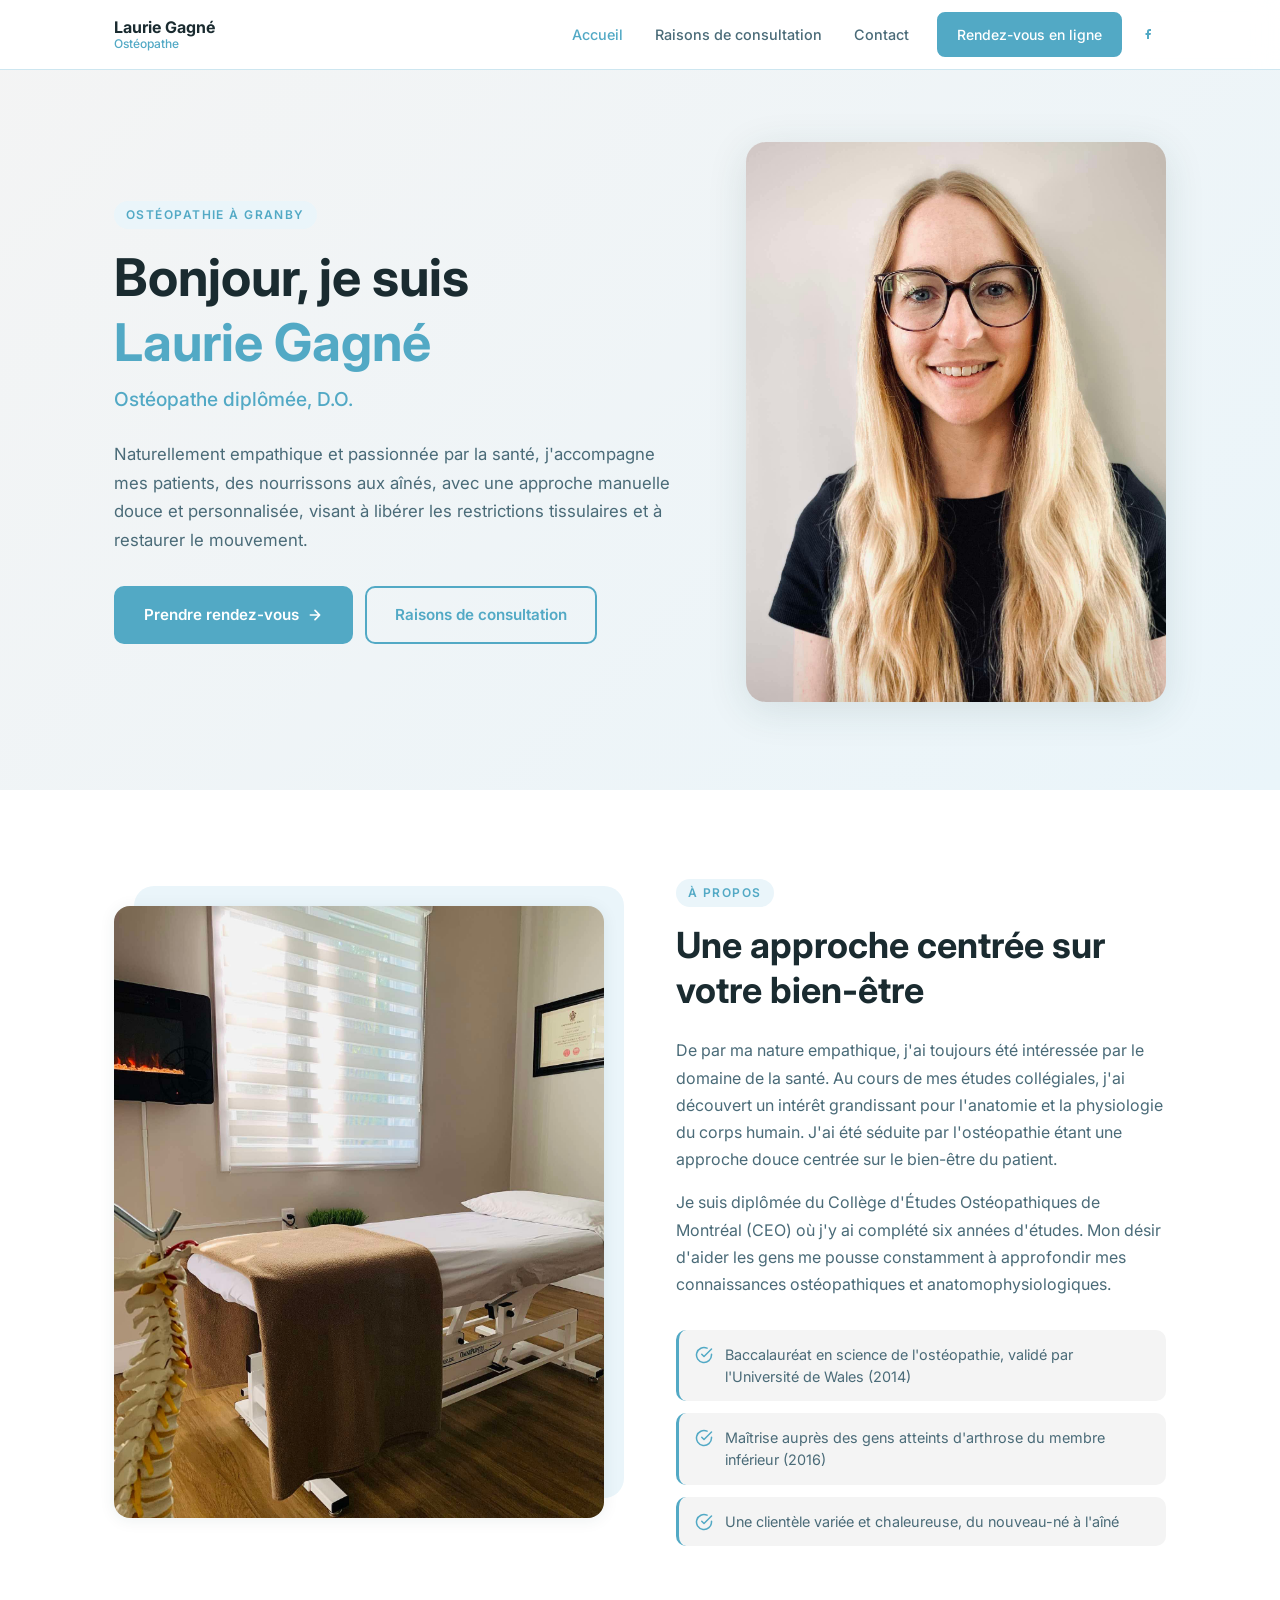
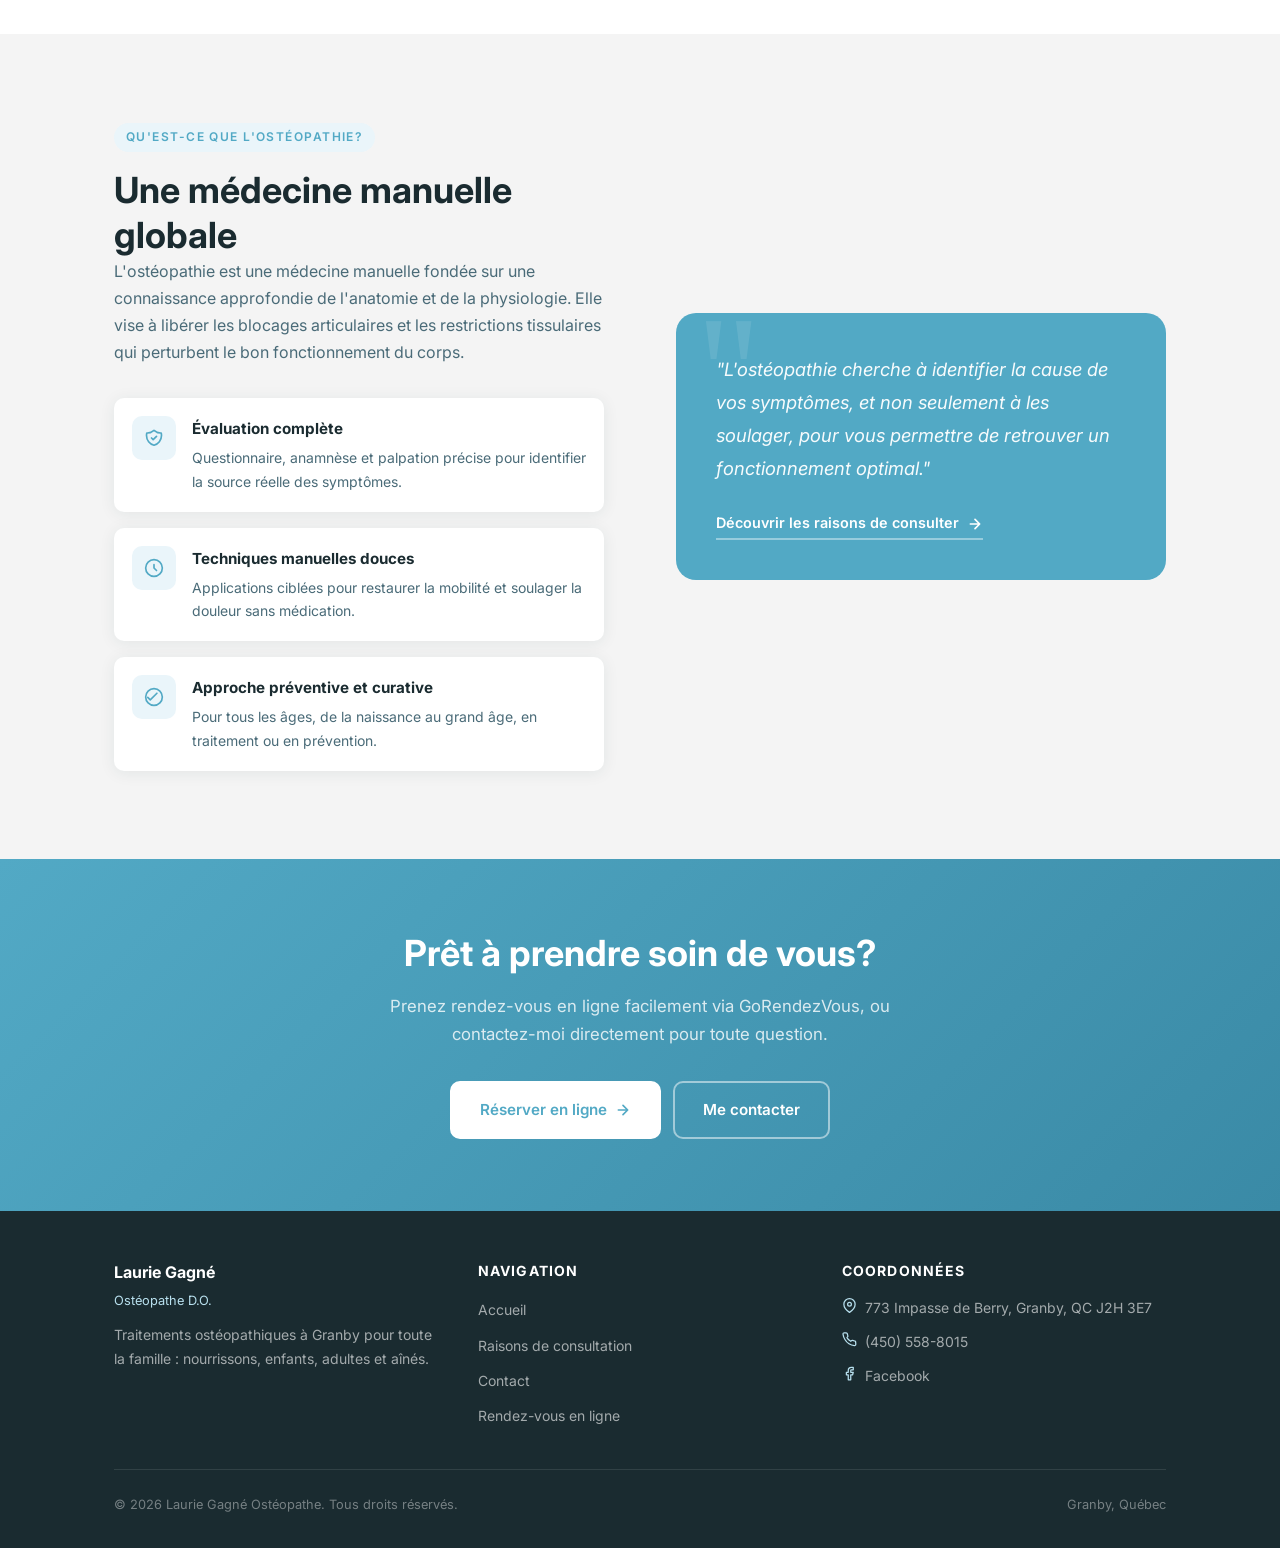
<file: index.html>
<!DOCTYPE html>
<html lang="fr">
<head>
  <meta charset="UTF-8" />
  <meta name="viewport" content="width=device-width, initial-scale=1.0" />
  <title>Laurie Gagné Ostéopathe – Granby, QC</title>
  <meta name="description" content="Laurie Gagné, ostéopathe diplômée à Granby. Traitements manuels pour nourrissons, enfants, adultes et aînés. Prenez rendez-vous en ligne." />
  <link rel="icon" type="image/svg+xml" href="favicon.svg" />
  <meta property="og:type" content="website" />
  <meta property="og:url" content="https://www.laurieosteopathiegranby.com/" />
  <meta property="og:title" content="Laurie Gagné Ostéopathe – Granby, QC" />
  <meta property="og:description" content="Laurie Gagné, ostéopathe diplômée à Granby. Traitements manuels pour nourrissons, enfants, adultes et aînés. Prenez rendez-vous en ligne." />
  <meta property="og:image" content="https://www.laurieosteopathiegranby.com/public/Laurie_Gagne.jpeg" />
  <meta name="twitter:card" content="summary_large_image" />
  <link rel="preconnect" href="https://fonts.googleapis.com" />
  <link rel="preconnect" href="https://fonts.gstatic.com" crossorigin />
  <link href="https://fonts.googleapis.com/css2?family=Inter:wght@400;500;600;700&display=swap" rel="stylesheet" />
  <link rel="stylesheet" href="styles.css" />
</head>
<body>

  <!-- NAVIGATION -->
  <nav class="navbar">
    <div class="container">
      <a href="index.html" class="nav-brand">
        <span class="nav-brand-name">Laurie Gagné</span>
        <span class="nav-brand-title">Ostéopathe</span>
      </a>
      <button class="nav-toggle" id="navToggle" aria-label="Menu">
        <span></span><span></span><span></span>
      </button>
      <ul class="nav-links" id="navLinks">
        <li><a href="index.html" class="active">Accueil</a></li>
        <li><a href="raisons-de-consultation.html">Raisons de consultation</a></li>
        <li><a href="contact.html">Contact</a></li>
        <li>
          <a href="https://www.gorendezvous.com/lauriegagneosteo" target="_blank" rel="noopener" class="btn btn-primary">
            Rendez-vous en ligne
          </a>
        </li>
        <li>
          <a href="https://www.facebook.com/lauriegagneosteo" target="_blank" rel="noopener" class="nav-facebook" aria-label="Facebook">
            <svg viewBox="0 0 24 24" xmlns="http://www.w3.org/2000/svg">
              <path d="M18 2h-3a5 5 0 0 0-5 5v3H7v4h3v8h4v-8h3l1-4h-4V7a1 1 0 0 1 1-1h3z"/>
            </svg>
          </a>
        </li>
      </ul>
    </div>
  </nav>

  <!-- HERO -->
  <section class="hero">
    <div class="container">
      <div class="hero-inner">
        <div class="hero-content">
          <span class="section-label">Ostéopathie à Granby</span>
          <h1>Bonjour, je suis<br><span>Laurie Gagné</span></h1>
          <p class="hero-subtitle">Ostéopathe diplômée, D.O.</p>
          <p class="hero-text">
            Naturellement empathique et passionnée par la santé, j'accompagne mes patients, des nourrissons aux aînés, avec une approche manuelle douce et personnalisée, visant à libérer les restrictions tissulaires et à restaurer le mouvement.
          </p>
          <div class="hero-actions">
            <a href="https://www.gorendezvous.com/lauriegagneosteo" target="_blank" rel="noopener" class="btn btn-primary">
              Prendre rendez-vous
              <svg width="16" height="16" viewBox="0 0 24 24" fill="none" stroke="currentColor" stroke-width="2.5" stroke-linecap="round" stroke-linejoin="round"><path d="M5 12h14M12 5l7 7-7 7"/></svg>
            </a>
            <a href="raisons-de-consultation.html" class="btn btn-outline">
              Raisons de consultation
            </a>
          </div>
        </div>

        <div class="hero-image-wrap">
          <img src="public/Laurie_Gagne.jpeg" alt="Laurie Gagné, ostéopathe" class="hero-photo" />
        </div>
      </div>
    </div>
  </section>

  <!-- ABOUT -->
  <section class="about">
    <div class="container">
      <div class="about-inner">
        <div class="about-content">
          <span class="section-label">À propos</span>
          <h2>Une approche centrée sur votre bien-être</h2>
          <p>
            De par ma nature empathique, j'ai toujours été intéressée par le domaine de la santé. Au cours de mes études collégiales, j'ai découvert un intérêt grandissant pour l'anatomie et la physiologie du corps humain. J'ai été séduite par l'ostéopathie étant une approche douce centrée sur le bien-être du patient.
          </p>
          <p>
            Je suis diplômée du Collège d'Études Ostéopathiques de Montréal (CEO) où j'y ai complété six années d'études. Mon désir d'aider les gens me pousse constamment à approfondir mes connaissances ostéopathiques et anatomophysiologiques.
          </p>
          <div class="credentials">
            <div class="credential-item">
              <svg viewBox="0 0 24 24" fill="none" stroke-width="2" stroke-linecap="round" stroke-linejoin="round"><path d="M22 11.08V12a10 10 0 1 1-5.93-9.14"/><polyline points="22 4 12 14.01 9 11.01"/></svg>
              <span>Baccalauréat en science de l'ostéopathie, validé par l'Université de Wales (2014)</span>
            </div>
            <div class="credential-item">
              <svg viewBox="0 0 24 24" fill="none" stroke-width="2" stroke-linecap="round" stroke-linejoin="round"><path d="M22 11.08V12a10 10 0 1 1-5.93-9.14"/><polyline points="22 4 12 14.01 9 11.01"/></svg>
              <span>Maîtrise auprès des gens atteints d'arthrose du membre inférieur (2016)</span>
            </div>
            <div class="credential-item">
              <svg viewBox="0 0 24 24" fill="none" stroke-width="2" stroke-linecap="round" stroke-linejoin="round"><path d="M22 11.08V12a10 10 0 1 1-5.93-9.14"/><polyline points="22 4 12 14.01 9 11.01"/></svg>
              <span>Une clientèle variée et chaleureuse, du nouveau-né à l'aîné</span>
            </div>
          </div>
        </div>

        <div class="about-image-wrap">
          <div class="about-image-bg"></div>
          <img src="public/salon.jpeg" alt="Cabinet d'ostéopathie de Laurie Gagné" class="about-image" />
        </div>
      </div>
    </div>
  </section>

  <!-- OSTEOPATHY -->
  <section class="osteopathy">
    <div class="container">
      <div class="osteopathy-inner">
        <div>
          <span class="section-label">Qu'est-ce que l'ostéopathie?</span>
          <h2>Une médecine manuelle globale</h2>
          <p>
            L'ostéopathie est une médecine manuelle fondée sur une connaissance approfondie de l'anatomie et de la physiologie. Elle vise à libérer les blocages articulaires et les restrictions tissulaires qui perturbent le bon fonctionnement du corps.
          </p>

          <div class="osteopathy-features">
            <div class="feature-card">
              <div class="feature-icon">
                <svg viewBox="0 0 24 24" fill="none" stroke-width="2" stroke-linecap="round" stroke-linejoin="round"><path d="M9 12l2 2 4-4m5.618-4.016A11.955 11.955 0 0 1 12 2.944a11.955 11.955 0 0 1-8.618 3.04A12.02 12.02 0 0 0 3 9c0 5.591 3.824 10.29 9 11.622 5.176-1.332 9-6.03 9-11.622 0-1.042-.133-2.052-.382-3.016z"/></svg>
              </div>
              <div class="feature-text">
                <strong>Évaluation complète</strong>
                <p>Questionnaire, anamnèse et palpation précise pour identifier la source réelle des symptômes.</p>
              </div>
            </div>
            <div class="feature-card">
              <div class="feature-icon">
                <svg viewBox="0 0 24 24" fill="none" stroke-width="2" stroke-linecap="round" stroke-linejoin="round"><circle cx="12" cy="12" r="10"/><path d="M12 8v4l3 3"/></svg>
              </div>
              <div class="feature-text">
                <strong>Techniques manuelles douces</strong>
                <p>Applications ciblées pour restaurer la mobilité et soulager la douleur sans médication.</p>
              </div>
            </div>
            <div class="feature-card">
              <div class="feature-icon">
                <svg viewBox="0 0 24 24" fill="none" stroke-width="2" stroke-linecap="round" stroke-linejoin="round"><path d="M4.5 12.5l3 3 8-8"/><path d="M2 12C2 6.477 6.477 2 12 2s10 4.477 10 10-4.477 10-10 10S2 17.523 2 12z"/></svg>
              </div>
              <div class="feature-text">
                <strong>Approche préventive et curative</strong>
                <p>Pour tous les âges, de la naissance au grand âge, en traitement ou en prévention.</p>
              </div>
            </div>
          </div>
        </div>

        <div class="osteopathy-quote">
          <blockquote>
            "L'ostéopathie cherche à identifier la cause de vos symptômes, et non seulement à les soulager, pour vous permettre de retrouver un fonctionnement optimal."
          </blockquote>
          <a href="raisons-de-consultation.html" class="osteopathy-quote-cta">
            Découvrir les raisons de consulter
            <svg width="16" height="16" viewBox="0 0 24 24" fill="none" stroke="currentColor" stroke-width="2.5" stroke-linecap="round" stroke-linejoin="round"><path d="M5 12h14M12 5l7 7-7 7"/></svg>
          </a>
        </div>
      </div>
    </div>
  </section>

  <!-- CTA BANNER -->
  <section class="cta-banner">
    <div class="container">
      <div class="cta-banner-inner">
        <h2>Prêt à prendre soin de vous?</h2>
        <p>Prenez rendez-vous en ligne facilement via GoRendezVous, ou contactez-moi directement pour toute question.</p>
        <div class="cta-banner-actions">
          <a href="https://www.gorendezvous.com/lauriegagneosteo" target="_blank" rel="noopener" class="btn btn-white">
            Réserver en ligne
            <svg width="16" height="16" viewBox="0 0 24 24" fill="none" stroke="currentColor" stroke-width="2.5" stroke-linecap="round" stroke-linejoin="round"><path d="M5 12h14M12 5l7 7-7 7"/></svg>
          </a>
          <a href="contact.html" class="btn btn-outline" style="color:#fff; border-color:rgba(255,255,255,0.5);">
            Me contacter
          </a>
        </div>
      </div>
    </div>
  </section>

  <!-- FOOTER -->
  <footer class="footer">
    <div class="container">
      <div class="footer-inner">
        <div>
          <div class="footer-brand-name">Laurie Gagné</div>
          <div class="footer-brand-title">Ostéopathe D.O.</div>
          <p>Traitements ostéopathiques à Granby pour toute la famille : nourrissons, enfants, adultes et aînés.</p>
        </div>
        <div>
          <div class="footer-heading">Navigation</div>
          <ul class="footer-links">
            <li><a href="index.html">Accueil</a></li>
            <li><a href="raisons-de-consultation.html">Raisons de consultation</a></li>
            <li><a href="contact.html">Contact</a></li>
            <li><a href="https://www.gorendezvous.com/lauriegagneosteo" target="_blank" rel="noopener">Rendez-vous en ligne</a></li>
          </ul>
        </div>
        <div>
          <div class="footer-heading">Coordonnées</div>
          <div class="footer-contact-item">
            <svg viewBox="0 0 24 24" fill="none" stroke-width="2" stroke-linecap="round" stroke-linejoin="round"><path d="M21 10c0 7-9 13-9 13s-9-6-9-13a9 9 0 0 1 18 0z"/><circle cx="12" cy="10" r="3"/></svg>
            <span>773 Impasse de Berry, Granby, QC J2H 3E7</span>
          </div>
          <div class="footer-contact-item">
            <svg viewBox="0 0 24 24" fill="none" stroke-width="2" stroke-linecap="round" stroke-linejoin="round"><path d="M22 16.92v3a2 2 0 0 1-2.18 2 19.79 19.79 0 0 1-8.63-3.07A19.5 19.5 0 0 1 4.69 12 19.79 19.79 0 0 1 1.61 3.47 2 2 0 0 1 3.6 1.27h3a2 2 0 0 1 2 1.72c.127.96.361 1.903.7 2.81a2 2 0 0 1-.45 2.11L7.91 8.91a16 16 0 0 0 6 6l.96-.96a2 2 0 0 1 2.11-.45c.907.339 1.85.573 2.81.7A2 2 0 0 1 21.73 16.92z"/></svg>
            <a href="tel:4505588015">(450) 558-8015</a>
          </div>
          <div class="footer-contact-item">
            <svg viewBox="0 0 24 24" fill="none" stroke-width="2" stroke-linecap="round" stroke-linejoin="round"><path d="M18 2h-3a5 5 0 0 0-5 5v3H7v4h3v8h4v-8h3l1-4h-4V7a1 1 0 0 1 1-1h3z"/></svg>
            <a href="https://www.facebook.com/lauriegagneosteo" target="_blank" rel="noopener">Facebook</a>
          </div>
        </div>
      </div>
      <div class="footer-bottom">
        <span>© <span id="year"></span> Laurie Gagné Ostéopathe. Tous droits réservés.</span>
        <span>Granby, Québec</span>
      </div>
    </div>
  </footer>

  <script>
    const toggle = document.getElementById('navToggle');
    const links  = document.getElementById('navLinks');
    toggle.addEventListener('click', () => {
      toggle.classList.toggle('open');
      links.classList.toggle('open');
    });
    document.getElementById('year').textContent = new Date().getFullYear();
  </script>
</body>
</html>
</file>
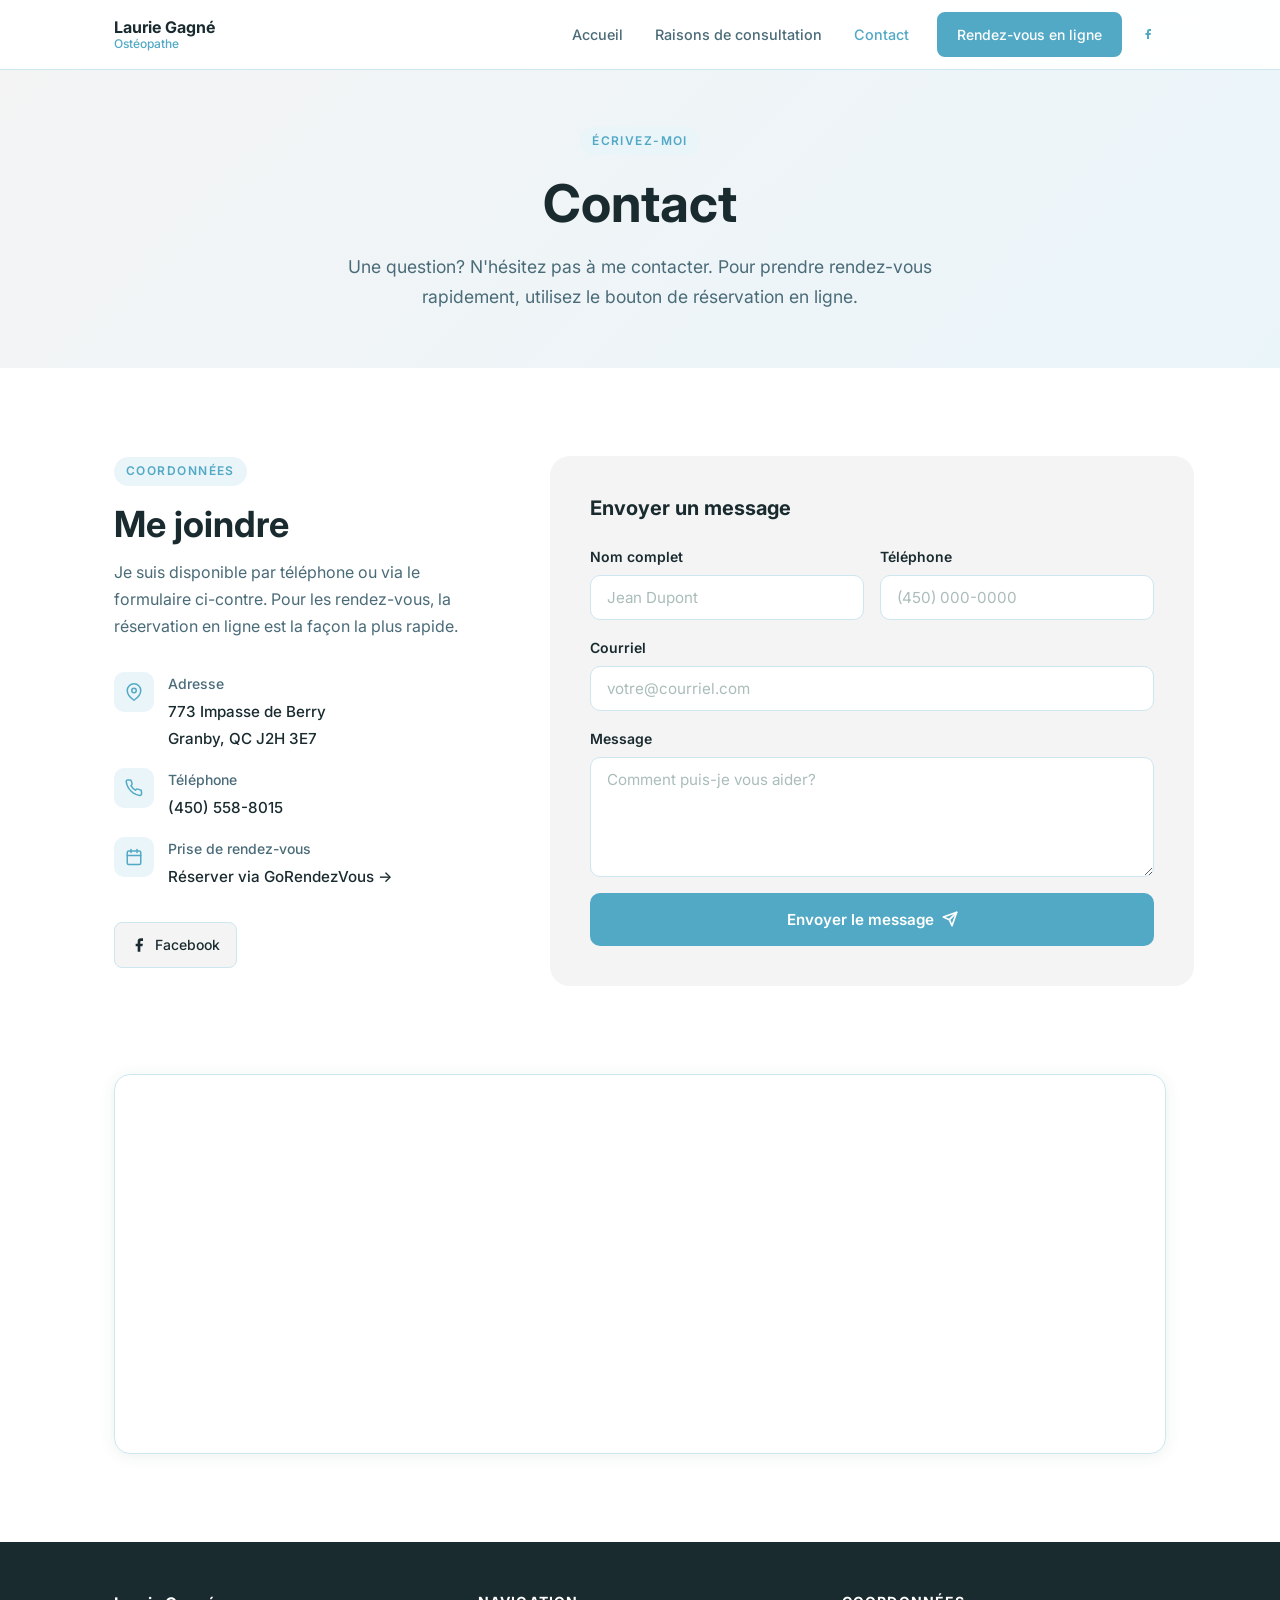
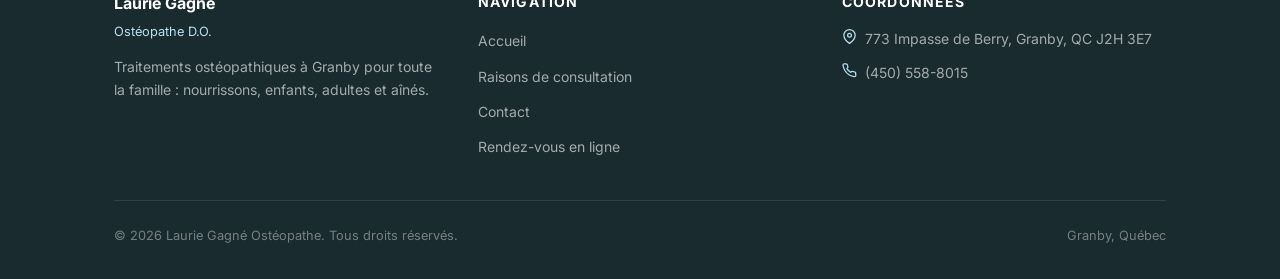
<file: contact.html>
<!DOCTYPE html>
<html lang="fr">
<head>
  <meta charset="UTF-8" />
  <meta name="viewport" content="width=device-width, initial-scale=1.0" />
  <title>Contact – Laurie Gagné Ostéopathe</title>
  <meta name="description" content="Contactez Laurie Gagné, ostéopathe à Granby. Adresse : 773 Impasse de Berry, Granby QC. Téléphone : (450) 558-8015." />
  <link rel="icon" type="image/svg+xml" href="favicon.svg" />
  <meta property="og:type" content="website" />
  <meta property="og:url" content="https://www.laurieosteopathiegranby.com/contact" />
  <meta property="og:title" content="Contact – Laurie Gagné Ostéopathe" />
  <meta property="og:description" content="Contactez Laurie Gagné, ostéopathe à Granby. 773 Impasse de Berry, Granby QC. Tél : (450) 558-8015." />
  <meta property="og:image" content="https://www.laurieosteopathiegranby.com/public/Laurie_Gagne.jpeg" />
  <meta name="twitter:card" content="summary_large_image" />
  <link rel="preconnect" href="https://fonts.googleapis.com" />
  <link rel="preconnect" href="https://fonts.gstatic.com" crossorigin />
  <link href="https://fonts.googleapis.com/css2?family=Inter:wght@400;500;600;700&display=swap" rel="stylesheet" />
  <link rel="stylesheet" href="styles.css" />
</head>
<body>

  <!-- NAVIGATION -->
  <nav class="navbar">
    <div class="container">
      <a href="index.html" class="nav-brand">
        <span class="nav-brand-name">Laurie Gagné</span>
        <span class="nav-brand-title">Ostéopathe</span>
      </a>
      <button class="nav-toggle" id="navToggle" aria-label="Menu">
        <span></span><span></span><span></span>
      </button>
      <ul class="nav-links" id="navLinks">
        <li><a href="index.html">Accueil</a></li>
        <li><a href="raisons-de-consultation.html">Raisons de consultation</a></li>
        <li><a href="contact.html" class="active">Contact</a></li>
        <li>
          <a href="https://www.gorendezvous.com/lauriegagneosteo" target="_blank" rel="noopener" class="btn btn-primary">
            Rendez-vous en ligne
          </a>
        </li>
        <li>
          <a href="https://www.facebook.com/lauriegagneosteo" target="_blank" rel="noopener" class="nav-facebook" aria-label="Facebook">
            <svg viewBox="0 0 24 24" xmlns="http://www.w3.org/2000/svg">
              <path d="M18 2h-3a5 5 0 0 0-5 5v3H7v4h3v8h4v-8h3l1-4h-4V7a1 1 0 0 1 1-1h3z"/>
            </svg>
          </a>
        </li>
      </ul>
    </div>
  </nav>

  <!-- PAGE HERO -->
  <div class="page-hero">
    <div class="container">
      <span class="section-label">Écrivez-moi</span>
      <h1>Contact</h1>
      <p>
        Une question? N'hésitez pas à me contacter. Pour prendre rendez-vous rapidement, utilisez le bouton de réservation en ligne.
      </p>
    </div>
  </div>

  <!-- CONTACT SECTION -->
  <section>
    <div class="container">
      <div class="contact-inner">

        <!-- Info column -->
        <div class="contact-info">
          <span class="section-label">Coordonnées</span>
          <h2>Me joindre</h2>
          <p>Je suis disponible par téléphone ou via le formulaire ci-contre. Pour les rendez-vous, la réservation en ligne est la façon la plus rapide.</p>

          <div class="contact-details">
            <div class="contact-detail">
              <div class="contact-detail-icon">
                <svg viewBox="0 0 24 24" fill="none" stroke-width="2" stroke-linecap="round" stroke-linejoin="round">
                  <path d="M21 10c0 7-9 13-9 13s-9-6-9-13a9 9 0 0 1 18 0z"/>
                  <circle cx="12" cy="10" r="3"/>
                </svg>
              </div>
              <div class="contact-detail-text">
                <strong>Adresse</strong>
                <span>773 Impasse de Berry<br>Granby, QC J2H 3E7</span>
              </div>
            </div>

            <div class="contact-detail">
              <div class="contact-detail-icon">
                <svg viewBox="0 0 24 24" fill="none" stroke-width="2" stroke-linecap="round" stroke-linejoin="round">
                  <path d="M22 16.92v3a2 2 0 0 1-2.18 2 19.79 19.79 0 0 1-8.63-3.07A19.5 19.5 0 0 1 4.69 12 19.79 19.79 0 0 1 1.61 3.47 2 2 0 0 1 3.6 1.27h3a2 2 0 0 1 2 1.72c.127.96.361 1.903.7 2.81a2 2 0 0 1-.45 2.11L7.91 8.91a16 16 0 0 0 6 6l.96-.96a2 2 0 0 1 2.11-.45c.907.339 1.85.573 2.81.7A2 2 0 0 1 21.73 16.92z"/>
                </svg>
              </div>
              <div class="contact-detail-text">
                <strong>Téléphone</strong>
                <a href="tel:4505588015">(450) 558-8015</a>
              </div>
            </div>

            <div class="contact-detail">
              <div class="contact-detail-icon">
                <svg viewBox="0 0 24 24" fill="none" stroke-width="2" stroke-linecap="round" stroke-linejoin="round">
                  <rect x="3" y="4" width="18" height="18" rx="2" ry="2"/>
                  <line x1="16" y1="2" x2="16" y2="6"/>
                  <line x1="8" y1="2" x2="8" y2="6"/>
                  <line x1="3" y1="10" x2="21" y2="10"/>
                </svg>
              </div>
              <div class="contact-detail-text">
                <strong>Prise de rendez-vous</strong>
                <a href="https://www.gorendezvous.com/lauriegagneosteo" target="_blank" rel="noopener">Réserver via GoRendezVous →</a>
              </div>
            </div>
          </div>

          <div class="contact-social">
            <a href="https://www.facebook.com/lauriegagneosteo" target="_blank" rel="noopener">
              <svg viewBox="0 0 24 24"><path d="M18 2h-3a5 5 0 0 0-5 5v3H7v4h3v8h4v-8h3l1-4h-4V7a1 1 0 0 1 1-1h3z"/></svg>
              Facebook
            </a>
          </div>
        </div>

        <!-- Form column -->
        <div class="contact-form-wrap">
          <h3>Envoyer un message</h3>
          <!--
            To make this form work, connect it to a form service.
            Option 1 (easiest): Replace the action with your Formspree endpoint.
              1. Create a free account at formspree.io
              2. Create a new form and get your endpoint URL
              3. Replace action="#" with action="https://formspree.io/f/YOUR_ID"
              4. Remove the onsubmit handler and id="contactForm"
          -->
          <form id="contactForm" action="https://formspree.io/f/mykqwerr" method="POST">
            <div class="form-row">
              <div class="form-group">
                <label for="name">Nom complet</label>
                <input type="text" id="name" name="name" placeholder="Jean Dupont" required />
              </div>
              <div class="form-group">
                <label for="phone">Téléphone</label>
                <input type="tel" id="phone" name="phone" placeholder="(450) 000-0000" />
              </div>
            </div>
            <div class="form-group">
              <label for="email">Courriel</label>
              <input type="email" id="email" name="email" placeholder="votre@courriel.com" required />
            </div>
            <div class="form-group">
              <label for="message">Message</label>
              <textarea id="message" name="message" placeholder="Comment puis-je vous aider?" required></textarea>
            </div>
            <button type="submit" class="btn btn-primary form-submit">
              Envoyer le message
              <svg width="16" height="16" viewBox="0 0 24 24" fill="none" stroke="currentColor" stroke-width="2.5" stroke-linecap="round" stroke-linejoin="round"><line x1="22" y1="2" x2="11" y2="13"/><polygon points="22 2 15 22 11 13 2 9 22 2"/></svg>
            </button>
          </form>
          <div class="form-success" id="formSuccess">
            ✓ Merci pour votre message! Je vous reviendrai dans les plus brefs délais.
          </div>
        </div>

      </div>
    </div>
  </section>

  <!-- MAP -->
  <div class="map-section">
    <div class="container">
      <div class="map-embed">
        <iframe
          src="https://www.google.com/maps/embed?pb=!1m18!1m12!1m3!1d2784.123456789!2d-72.73!3d45.40!2m3!1f0!2f0!3f0!3m2!1i1024!2i768!4f13.1!3m3!1m2!1s0x0%3A0x0!2s773+Impasse+de+Berry%2C+Granby%2C+QC+J2H+3E7!5e0!3m2!1sfr!2sca!4v1234567890"
          allowfullscreen=""
          loading="lazy"
          referrerpolicy="no-referrer-when-downgrade"
          title="773 Impasse de Berry, Granby, QC">
        </iframe>
      </div>
    </div>
  </div>

  <!-- FOOTER -->
  <footer class="footer">
    <div class="container">
      <div class="footer-inner">
        <div>
          <div class="footer-brand-name">Laurie Gagné</div>
          <div class="footer-brand-title">Ostéopathe D.O.</div>
          <p>Traitements ostéopathiques à Granby pour toute la famille : nourrissons, enfants, adultes et aînés.</p>
        </div>
        <div>
          <div class="footer-heading">Navigation</div>
          <ul class="footer-links">
            <li><a href="index.html">Accueil</a></li>
            <li><a href="raisons-de-consultation.html">Raisons de consultation</a></li>
            <li><a href="contact.html">Contact</a></li>
            <li><a href="https://www.gorendezvous.com/lauriegagneosteo" target="_blank" rel="noopener">Rendez-vous en ligne</a></li>
          </ul>
        </div>
        <div>
          <div class="footer-heading">Coordonnées</div>
          <div class="footer-contact-item">
            <svg viewBox="0 0 24 24" fill="none" stroke-width="2" stroke-linecap="round" stroke-linejoin="round"><path d="M21 10c0 7-9 13-9 13s-9-6-9-13a9 9 0 0 1 18 0z"/><circle cx="12" cy="10" r="3"/></svg>
            <span>773 Impasse de Berry, Granby, QC J2H 3E7</span>
          </div>
          <div class="footer-contact-item">
            <svg viewBox="0 0 24 24" fill="none" stroke-width="2" stroke-linecap="round" stroke-linejoin="round"><path d="M22 16.92v3a2 2 0 0 1-2.18 2 19.79 19.79 0 0 1-8.63-3.07A19.5 19.5 0 0 1 4.69 12 19.79 19.79 0 0 1 1.61 3.47 2 2 0 0 1 3.6 1.27h3a2 2 0 0 1 2 1.72c.127.96.361 1.903.7 2.81a2 2 0 0 1-.45 2.11L7.91 8.91a16 16 0 0 0 6 6l.96-.96a2 2 0 0 1 2.11-.45c.907.339 1.85.573 2.81.7A2 2 0 0 1 21.73 16.92z"/></svg>
            <a href="tel:4505588015">(450) 558-8015</a>
          </div>
        </div>
      </div>
      <div class="footer-bottom">
        <span>© <span id="year"></span> Laurie Gagné Ostéopathe. Tous droits réservés.</span>
        <span>Granby, Québec</span>
      </div>
    </div>
  </footer>

  <script>
    const toggle = document.getElementById('navToggle');
    const links  = document.getElementById('navLinks');
    toggle.addEventListener('click', () => {
      toggle.classList.toggle('open');
      links.classList.toggle('open');
    });
    document.getElementById('year').textContent = new Date().getFullYear();

  </script>
</body>
</html>
</file>
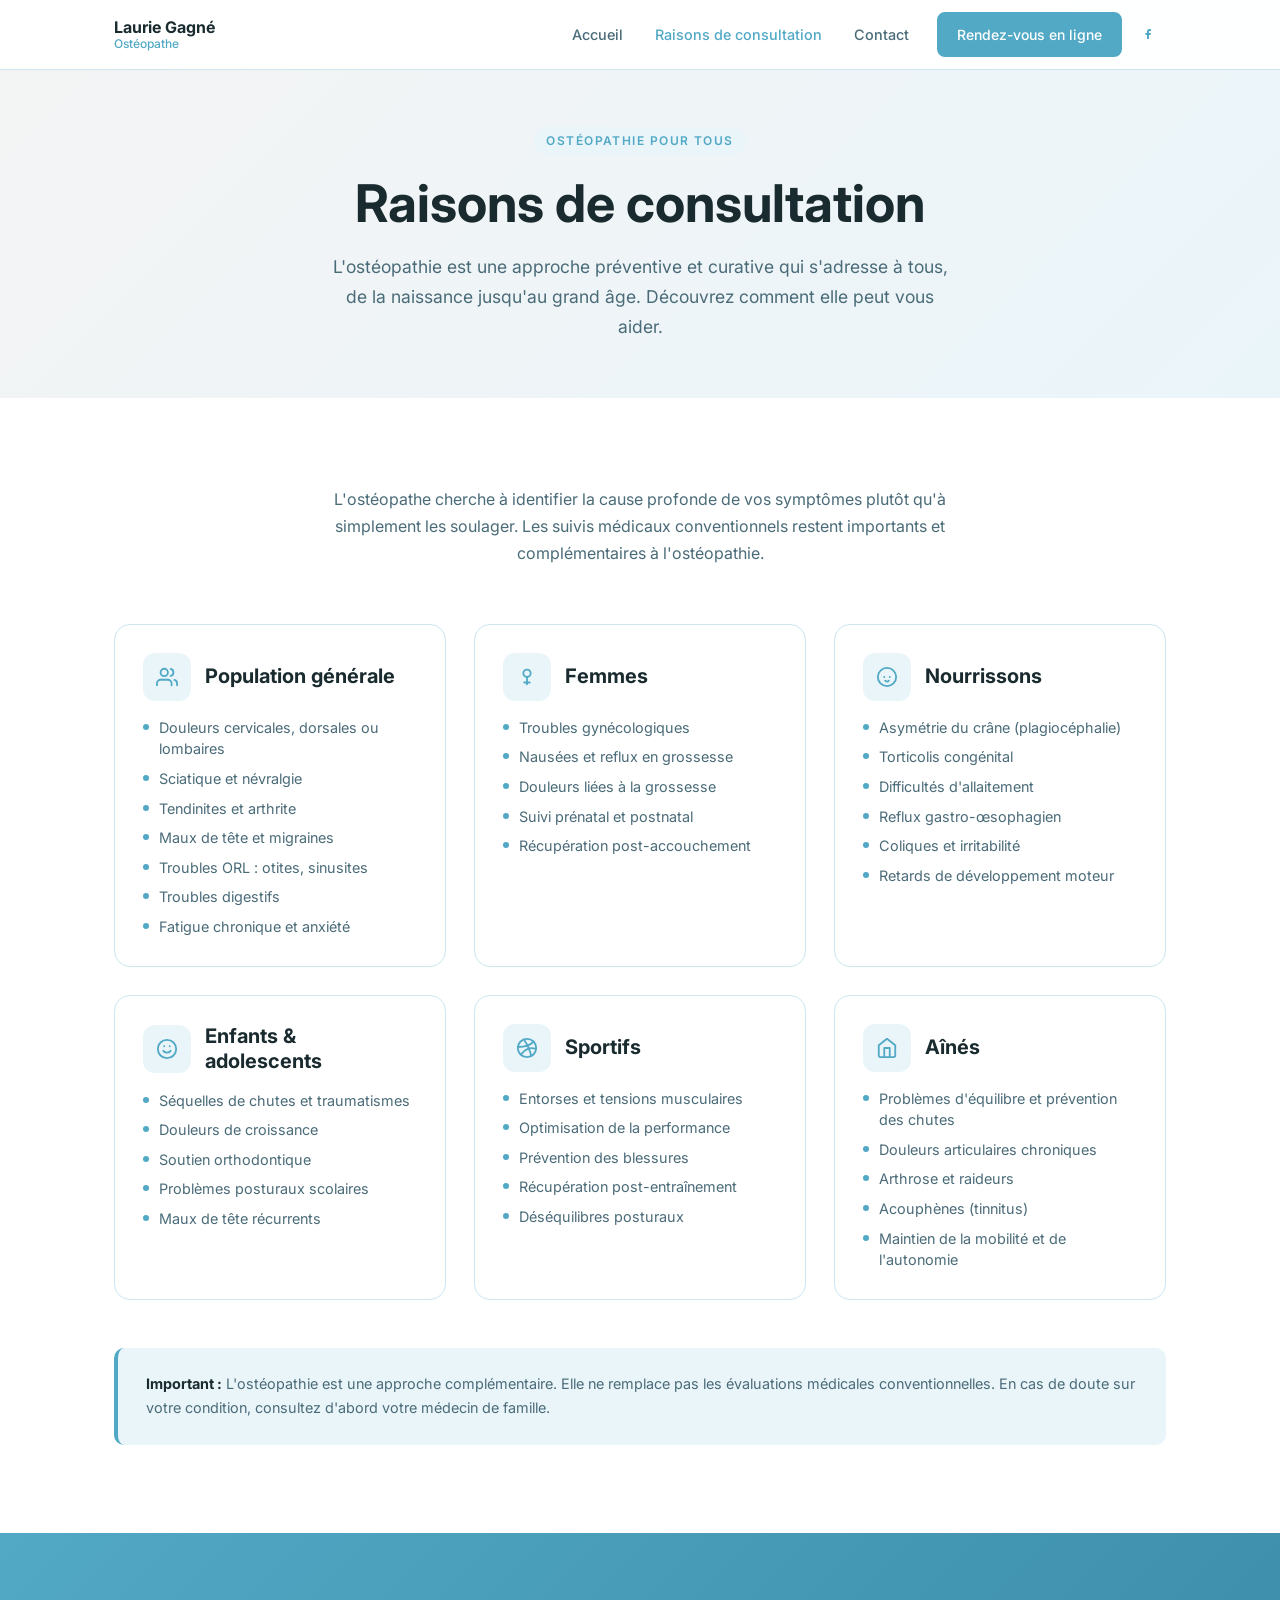
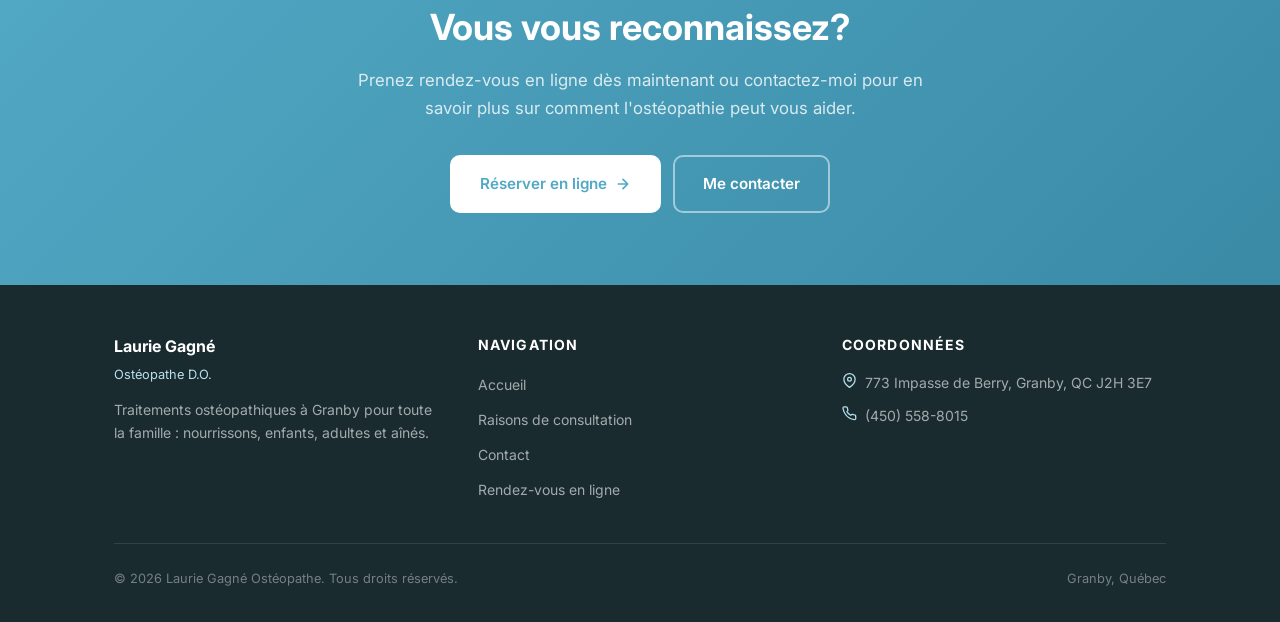
<file: raisons-de-consultation.html>
<!DOCTYPE html>
<html lang="fr">
<head>
  <meta charset="UTF-8" />
  <meta name="viewport" content="width=device-width, initial-scale=1.0" />
  <title>Raisons de consultation – Laurie Gagné Ostéopathe</title>
  <meta name="description" content="Découvrez les nombreuses raisons de consulter un ostéopathe : douleurs musculo-squelettiques, maux de tête, problèmes digestifs, grossesse, nourrissons, aînés et plus." />
  <link rel="icon" type="image/svg+xml" href="favicon.svg" />
  <meta property="og:type" content="website" />
  <meta property="og:url" content="https://www.laurieosteopathiegranby.com/raisons-de-consultation" />
  <meta property="og:title" content="Raisons de consultation – Laurie Gagné Ostéopathe" />
  <meta property="og:description" content="Découvrez les nombreuses raisons de consulter un ostéopathe : douleurs, maux de tête, grossesse, nourrissons, aînés et plus." />
  <meta property="og:image" content="https://www.laurieosteopathiegranby.com/public/Laurie_Gagne.jpeg" />
  <meta name="twitter:card" content="summary_large_image" />
  <link rel="preconnect" href="https://fonts.googleapis.com" />
  <link rel="preconnect" href="https://fonts.gstatic.com" crossorigin />
  <link href="https://fonts.googleapis.com/css2?family=Inter:wght@400;500;600;700&display=swap" rel="stylesheet" />
  <link rel="stylesheet" href="styles.css" />
</head>
<body>

  <!-- NAVIGATION -->
  <nav class="navbar">
    <div class="container">
      <a href="index.html" class="nav-brand">
        <span class="nav-brand-name">Laurie Gagné</span>
        <span class="nav-brand-title">Ostéopathe</span>
      </a>
      <button class="nav-toggle" id="navToggle" aria-label="Menu">
        <span></span><span></span><span></span>
      </button>
      <ul class="nav-links" id="navLinks">
        <li><a href="index.html">Accueil</a></li>
        <li><a href="raisons-de-consultation.html" class="active">Raisons de consultation</a></li>
        <li><a href="contact.html">Contact</a></li>
        <li>
          <a href="https://www.gorendezvous.com/lauriegagneosteo" target="_blank" rel="noopener" class="btn btn-primary">
            Rendez-vous en ligne
          </a>
        </li>
        <li>
          <a href="https://www.facebook.com/lauriegagneosteo" target="_blank" rel="noopener" class="nav-facebook" aria-label="Facebook">
            <svg viewBox="0 0 24 24" xmlns="http://www.w3.org/2000/svg">
              <path d="M18 2h-3a5 5 0 0 0-5 5v3H7v4h3v8h4v-8h3l1-4h-4V7a1 1 0 0 1 1-1h3z"/>
            </svg>
          </a>
        </li>
      </ul>
    </div>
  </nav>

  <!-- PAGE HERO -->
  <div class="page-hero">
    <div class="container">
      <span class="section-label">Ostéopathie pour tous</span>
      <h1>Raisons de consultation</h1>
      <p>
        L'ostéopathie est une approche préventive et curative qui s'adresse à tous, de la naissance jusqu'au grand âge. Découvrez comment elle peut vous aider.
      </p>
    </div>
  </div>

  <!-- REASONS SECTION -->
  <section>
    <div class="container">

      <div class="reasons-intro">
        <p>
          L'ostéopathe cherche à identifier la cause profonde de vos symptômes plutôt qu'à simplement les soulager. Les suivis médicaux conventionnels restent importants et complémentaires à l'ostéopathie.
        </p>
      </div>

      <div class="reasons-grid">

        <!-- Population générale -->
        <div class="reason-card">
          <div class="reason-card-header">
            <div class="reason-card-icon">
              <svg viewBox="0 0 24 24" fill="none" stroke-width="2" stroke-linecap="round" stroke-linejoin="round">
                <path d="M17 21v-2a4 4 0 0 0-4-4H5a4 4 0 0 0-4 4v2"/>
                <circle cx="9" cy="7" r="4"/>
                <path d="M23 21v-2a4 4 0 0 0-3-3.87"/>
                <path d="M16 3.13a4 4 0 0 1 0 7.75"/>
              </svg>
            </div>
            <h3>Population générale</h3>
          </div>
          <ul>
            <li>Douleurs cervicales, dorsales ou lombaires</li>
            <li>Sciatique et névralgie</li>
            <li>Tendinites et arthrite</li>
            <li>Maux de tête et migraines</li>
            <li>Troubles ORL : otites, sinusites</li>
            <li>Troubles digestifs</li>
            <li>Fatigue chronique et anxiété</li>
          </ul>
        </div>

        <!-- Femmes -->
        <div class="reason-card">
          <div class="reason-card-header">
            <div class="reason-card-icon">
              <svg viewBox="0 0 24 24" fill="none" stroke-width="2" stroke-linecap="round" stroke-linejoin="round">
                <circle cx="12" cy="8" r="4"/>
                <path d="M12 12v8"/>
                <path d="M9 18h6"/>
              </svg>
            </div>
            <h3>Femmes</h3>
          </div>
          <ul>
            <li>Troubles gynécologiques</li>
            <li>Nausées et reflux en grossesse</li>
            <li>Douleurs liées à la grossesse</li>
            <li>Suivi prénatal et postnatal</li>
            <li>Récupération post-accouchement</li>
          </ul>
        </div>

        <!-- Nourrissons -->
        <div class="reason-card">
          <div class="reason-card-header">
            <div class="reason-card-icon">
              <svg viewBox="0 0 24 24" fill="none" stroke-width="2" stroke-linecap="round" stroke-linejoin="round">
                <path d="M9 12h.01M15 12h.01M10 16s1 1 2 1 2-1 2-1"/>
                <path d="M12 2C6.5 2 2 6.5 2 12s4.5 10 10 10 10-4.5 10-10S17.5 2 12 2z"/>
              </svg>
            </div>
            <h3>Nourrissons</h3>
          </div>
          <ul>
            <li>Asymétrie du crâne (plagiocéphalie)</li>
            <li>Torticolis congénital</li>
            <li>Difficultés d'allaitement</li>
            <li>Reflux gastro-œsophagien</li>
            <li>Coliques et irritabilité</li>
            <li>Retards de développement moteur</li>
          </ul>
        </div>

        <!-- Enfants & adolescents -->
        <div class="reason-card">
          <div class="reason-card-header">
            <div class="reason-card-icon">
              <svg viewBox="0 0 24 24" fill="none" stroke-width="2" stroke-linecap="round" stroke-linejoin="round">
                <path d="M12 2C6.48 2 2 6.48 2 12s4.48 10 10 10 10-4.48 10-10S17.52 2 12 2z"/>
                <path d="M8 14s1.5 2 4 2 4-2 4-2"/>
                <line x1="9" y1="9" x2="9.01" y2="9"/>
                <line x1="15" y1="9" x2="15.01" y2="9"/>
              </svg>
            </div>
            <h3>Enfants & adolescents</h3>
          </div>
          <ul>
            <li>Séquelles de chutes et traumatismes</li>
            <li>Douleurs de croissance</li>
            <li>Soutien orthodontique</li>
            <li>Problèmes posturaux scolaires</li>
            <li>Maux de tête récurrents</li>
          </ul>
        </div>

        <!-- Sportifs -->
        <div class="reason-card">
          <div class="reason-card-header">
            <div class="reason-card-icon">
              <svg viewBox="0 0 24 24" fill="none" stroke-width="2" stroke-linecap="round" stroke-linejoin="round">
                <circle cx="12" cy="12" r="10"/>
                <path d="M8.56 2.75c4.37 6.03 6.02 9.42 8.03 17.72m2.54-15.38c-3.72 4.35-8.94 5.66-16.88 5.85m19.5 1.9c-3.5-.93-6.63-.82-8.94 0-2.58.92-5.01 2.86-7.44 6.32"/>
              </svg>
            </div>
            <h3>Sportifs</h3>
          </div>
          <ul>
            <li>Entorses et tensions musculaires</li>
            <li>Optimisation de la performance</li>
            <li>Prévention des blessures</li>
            <li>Récupération post-entraînement</li>
            <li>Déséquilibres posturaux</li>
          </ul>
        </div>

        <!-- Aînés -->
        <div class="reason-card">
          <div class="reason-card-header">
            <div class="reason-card-icon">
              <svg viewBox="0 0 24 24" fill="none" stroke-width="2" stroke-linecap="round" stroke-linejoin="round">
                <path d="M3 9l9-7 9 7v11a2 2 0 0 1-2 2H5a2 2 0 0 1-2-2z"/>
                <polyline points="9 22 9 12 15 12 15 22"/>
              </svg>
            </div>
            <h3>Aînés</h3>
          </div>
          <ul>
            <li>Problèmes d'équilibre et prévention des chutes</li>
            <li>Douleurs articulaires chroniques</li>
            <li>Arthrose et raideurs</li>
            <li>Acouphènes (tinnitus)</li>
            <li>Maintien de la mobilité et de l'autonomie</li>
          </ul>
        </div>

      </div>

      <div class="reasons-note">
        <strong>Important :</strong> L'ostéopathie est une approche complémentaire. Elle ne remplace pas les évaluations médicales conventionnelles. En cas de doute sur votre condition, consultez d'abord votre médecin de famille.
      </div>

    </div>
  </section>

  <!-- CTA BANNER -->
  <section class="cta-banner">
    <div class="container">
      <div class="cta-banner-inner">
        <h2>Vous vous reconnaissez?</h2>
        <p>Prenez rendez-vous en ligne dès maintenant ou contactez-moi pour en savoir plus sur comment l'ostéopathie peut vous aider.</p>
        <div class="cta-banner-actions">
          <a href="https://www.gorendezvous.com/lauriegagneosteo" target="_blank" rel="noopener" class="btn btn-white">
            Réserver en ligne
            <svg width="16" height="16" viewBox="0 0 24 24" fill="none" stroke="currentColor" stroke-width="2.5" stroke-linecap="round" stroke-linejoin="round"><path d="M5 12h14M12 5l7 7-7 7"/></svg>
          </a>
          <a href="contact.html" class="btn btn-outline" style="color:#fff; border-color:rgba(255,255,255,0.5);">
            Me contacter
          </a>
        </div>
      </div>
    </div>
  </section>

  <!-- FOOTER -->
  <footer class="footer">
    <div class="container">
      <div class="footer-inner">
        <div>
          <div class="footer-brand-name">Laurie Gagné</div>
          <div class="footer-brand-title">Ostéopathe D.O.</div>
          <p>Traitements ostéopathiques à Granby pour toute la famille : nourrissons, enfants, adultes et aînés.</p>
        </div>
        <div>
          <div class="footer-heading">Navigation</div>
          <ul class="footer-links">
            <li><a href="index.html">Accueil</a></li>
            <li><a href="raisons-de-consultation.html">Raisons de consultation</a></li>
            <li><a href="contact.html">Contact</a></li>
            <li><a href="https://www.gorendezvous.com/lauriegagneosteo" target="_blank" rel="noopener">Rendez-vous en ligne</a></li>
          </ul>
        </div>
        <div>
          <div class="footer-heading">Coordonnées</div>
          <div class="footer-contact-item">
            <svg viewBox="0 0 24 24" fill="none" stroke-width="2" stroke-linecap="round" stroke-linejoin="round"><path d="M21 10c0 7-9 13-9 13s-9-6-9-13a9 9 0 0 1 18 0z"/><circle cx="12" cy="10" r="3"/></svg>
            <span>773 Impasse de Berry, Granby, QC J2H 3E7</span>
          </div>
          <div class="footer-contact-item">
            <svg viewBox="0 0 24 24" fill="none" stroke-width="2" stroke-linecap="round" stroke-linejoin="round"><path d="M22 16.92v3a2 2 0 0 1-2.18 2 19.79 19.79 0 0 1-8.63-3.07A19.5 19.5 0 0 1 4.69 12 19.79 19.79 0 0 1 1.61 3.47 2 2 0 0 1 3.6 1.27h3a2 2 0 0 1 2 1.72c.127.96.361 1.903.7 2.81a2 2 0 0 1-.45 2.11L7.91 8.91a16 16 0 0 0 6 6l.96-.96a2 2 0 0 1 2.11-.45c.907.339 1.85.573 2.81.7A2 2 0 0 1 21.73 16.92z"/></svg>
            <a href="tel:4505588015">(450) 558-8015</a>
          </div>
        </div>
      </div>
      <div class="footer-bottom">
        <span>© <span id="year"></span> Laurie Gagné Ostéopathe. Tous droits réservés.</span>
        <span>Granby, Québec</span>
      </div>
    </div>
  </footer>

  <script>
    const toggle = document.getElementById('navToggle');
    const links  = document.getElementById('navLinks');
    toggle.addEventListener('click', () => {
      toggle.classList.toggle('open');
      links.classList.toggle('open');
    });
    document.getElementById('year').textContent = new Date().getFullYear();
  </script>
</body>
</html>
</file>
<file: styles.css>
/* =============================================
   RESET & BASE
   ============================================= */
*, *::before, *::after {
  box-sizing: border-box;
  margin: 0;
  padding: 0;
}

:root {
  --primary:       #52a9c5;
  --primary-dark:  #3a8aa6;
  --primary-light: #EAF5FA;
  --accent:        #B8E0EE;
  --text:          #1A2B30;
  --text-muted:    #4A6B78;
  --bg:            #FFFFFF;
  --bg-alt:        #f4f4f4;
  --border:        #CDE6F0;
  --radius:        10px;
  --shadow:        0 2px 16px rgba(30, 70, 62, 0.08);
  --shadow-lg:     0 8px 40px rgba(30, 70, 62, 0.12);
  --nav-height:    70px;
  --font:          'Inter', system-ui, -apple-system, sans-serif;
}

html {
  scroll-behavior: smooth;
}

body {
  font-family: var(--font);
  color: var(--text);
  background: var(--bg);
  line-height: 1.7;
  font-size: 16px;
}

img {
  max-width: 100%;
  display: block;
}

a {
  color: inherit;
  text-decoration: none;
}

ul {
  list-style: none;
}

/* =============================================
   TYPOGRAPHY
   ============================================= */
h1, h2, h3, h4 {
  font-weight: 700;
  line-height: 1.25;
  color: var(--text);
}

h1 { font-size: clamp(2rem, 5vw, 3.25rem); }
h2 { font-size: clamp(1.5rem, 3vw, 2.25rem); }
h3 { font-size: 1.25rem; }

p {
  color: var(--text-muted);
  max-width: 68ch;
}

.section-label {
  display: inline-block;
  font-size: 0.75rem;
  font-weight: 600;
  letter-spacing: 0.12em;
  text-transform: uppercase;
  color: var(--primary);
  background: var(--primary-light);
  padding: 4px 12px;
  border-radius: 100px;
  margin-bottom: 1rem;
}

/* =============================================
   LAYOUT
   ============================================= */
.container {
  width: 100%;
  max-width: 1100px;
  margin: 0 auto;
  padding: 0 24px;
}

section {
  padding: 88px 0;
}

/* =============================================
   BUTTONS
   ============================================= */
.btn {
  display: inline-flex;
  align-items: center;
  gap: 8px;
  padding: 14px 28px;
  border-radius: var(--radius);
  font-weight: 600;
  font-size: 0.95rem;
  cursor: pointer;
  transition: all 0.2s ease;
  border: 2px solid transparent;
  font-family: var(--font);
}

.btn-primary {
  background: var(--primary);
  color: #fff;
  border-color: var(--primary);
}

.btn-primary:hover {
  background: var(--primary-dark);
  border-color: var(--primary-dark);
  transform: translateY(-1px);
  box-shadow: 0 4px 16px rgba(62, 123, 110, 0.35);
}

.btn-outline {
  background: transparent;
  color: var(--primary);
  border-color: var(--primary);
}

.btn-outline:hover {
  background: var(--primary-light);
  transform: translateY(-1px);
}

.btn-white {
  background: #fff;
  color: var(--primary);
  border-color: #fff;
}

.btn-white:hover {
  background: var(--primary-light);
  transform: translateY(-1px);
}

/* =============================================
   NAVIGATION
   ============================================= */
.navbar {
  position: fixed;
  top: 0;
  left: 0;
  right: 0;
  height: var(--nav-height);
  background: rgba(255, 255, 255, 0.95);
  backdrop-filter: blur(12px);
  -webkit-backdrop-filter: blur(12px);
  border-bottom: 1px solid var(--border);
  z-index: 1000;
  display: flex;
  align-items: center;
}

.navbar .container {
  display: flex;
  align-items: center;
  justify-content: space-between;
  width: 100%;
}

.nav-brand {
  display: flex;
  flex-direction: column;
  line-height: 1.2;
}

.nav-brand-name {
  font-weight: 700;
  font-size: 1rem;
  color: var(--text);
}

.nav-brand-title {
  font-size: 0.75rem;
  color: var(--primary);
  font-weight: 500;
}

.nav-links {
  display: flex;
  align-items: center;
  gap: 8px;
}

.nav-links a {
  font-size: 0.9rem;
  font-weight: 500;
  color: var(--text-muted);
  padding: 8px 12px;
  border-radius: 8px;
  transition: color 0.2s, background 0.2s;
}

.nav-links a:hover {
  color: var(--primary);
  background: var(--primary-light);
}

.nav-links a.active {
  color: var(--primary);
}

.nav-links .btn {
  padding: 9px 18px;
  font-size: 0.875rem;
  margin-left: 8px;
  color: #fff;
}

.nav-links .nav-facebook {
  display: flex;
  align-items: center;
  justify-content: center;
  width: 36px;
  height: 36px;
  border-radius: 8px;
  transition: background 0.2s;
}

.nav-links .nav-facebook:hover {
  background: var(--primary-light);
}

.nav-links .nav-facebook svg {
  width: 18px;
  height: 18px;
  fill: var(--primary);
}

/* Mobile menu */
.nav-toggle {
  display: none;
  flex-direction: column;
  gap: 5px;
  cursor: pointer;
  padding: 8px;
  border-radius: 8px;
  transition: background 0.2s;
  background: none;
  border: none;
}

.nav-toggle:hover {
  background: var(--primary-light);
}

.nav-toggle span {
  display: block;
  width: 22px;
  height: 2px;
  background: var(--text);
  border-radius: 2px;
  transition: all 0.25s ease;
}

.nav-toggle.open span:nth-child(1) {
  transform: translateY(7px) rotate(45deg);
}

.nav-toggle.open span:nth-child(2) {
  opacity: 0;
}

.nav-toggle.open span:nth-child(3) {
  transform: translateY(-7px) rotate(-45deg);
}

/* =============================================
   HERO
   ============================================= */
.hero {
  padding-top: calc(var(--nav-height) + 72px);
  padding-bottom: 88px;
  background: linear-gradient(135deg, var(--bg-alt) 0%, var(--primary-light) 100%);
  overflow: hidden;
}

.hero-inner {
  display: grid;
  grid-template-columns: 1fr 420px;
  gap: 64px;
  align-items: center;
}

.hero-content h1 {
  margin-bottom: 0.5rem;
}

.hero-content h1 span {
  color: var(--primary);
}

.hero-subtitle {
  font-size: 1.2rem;
  font-weight: 500;
  color: var(--primary);
  margin-bottom: 1.5rem;
}

.hero-text {
  font-size: 1.05rem;
  margin-bottom: 2rem;
  max-width: 52ch;
}

.hero-actions {
  display: flex;
  gap: 12px;
  flex-wrap: wrap;
}

.hero-image-wrap {
  position: relative;
}

.hero-photo {
  width: 100%;
  aspect-ratio: 3/4;
  border-radius: 20px;
  object-fit: cover;
  box-shadow: var(--shadow-lg);
}

.hero-photo-placeholder {
  width: 100%;
  aspect-ratio: 3/4;
  border-radius: 20px;
  background: linear-gradient(160deg, var(--accent) 0%, var(--primary-light) 100%);
  display: flex;
  flex-direction: column;
  align-items: center;
  justify-content: center;
  gap: 12px;
  color: var(--primary);
  border: 2px dashed var(--primary);
  font-size: 0.9rem;
  font-weight: 500;
  text-align: center;
  padding: 24px;
}

.hero-photo-placeholder svg {
  width: 48px;
  height: 48px;
  opacity: 0.5;
}

.hero-badge {
  position: absolute;
  bottom: -20px;
  left: -20px;
  background: #fff;
  border-radius: var(--radius);
  padding: 14px 18px;
  box-shadow: var(--shadow-lg);
  display: flex;
  align-items: center;
  gap: 12px;
}

.hero-badge-icon {
  width: 40px;
  height: 40px;
  background: var(--primary-light);
  border-radius: 10px;
  display: flex;
  align-items: center;
  justify-content: center;
}

.hero-badge-icon svg {
  width: 20px;
  height: 20px;
  stroke: var(--primary);
}

.hero-badge-text strong {
  display: block;
  font-size: 0.95rem;
  color: var(--text);
}

.hero-badge-text span {
  font-size: 0.78rem;
  color: var(--text-muted);
}

/* =============================================
   ABOUT SECTION
   ============================================= */
.about-inner {
  display: grid;
  grid-template-columns: 1fr 1fr;
  gap: 72px;
  align-items: center;
  direction: rtl;
}

.about-inner > * {
  direction: ltr;
}

.about-content h2 {
  margin-bottom: 1.5rem;
}

.about-content p {
  margin-bottom: 1rem;
}

.credentials {
  display: flex;
  flex-direction: column;
  gap: 12px;
  margin-top: 2rem;
}

.credential-item {
  display: flex;
  align-items: flex-start;
  gap: 12px;
  padding: 14px 16px;
  background: var(--bg-alt);
  border-radius: var(--radius);
  border-left: 3px solid var(--primary);
}

.credential-item svg {
  width: 18px;
  height: 18px;
  stroke: var(--primary);
  flex-shrink: 0;
  margin-top: 2px;
}

.credential-item span {
  font-size: 0.9rem;
  color: var(--text-muted);
  line-height: 1.5;
}

.about-image-wrap {
  position: relative;
}

.about-image-bg {
  position: absolute;
  inset: -20px -20px 20px 20px;
  background: var(--primary-light);
  border-radius: 20px;
  z-index: 0;
}

.about-image {
  position: relative;
  z-index: 1;
  width: 100%;
  aspect-ratio: 4/5;
  border-radius: 16px;
  object-fit: cover;
  box-shadow: var(--shadow);
}

.about-image-placeholder {
  position: relative;
  z-index: 1;
  width: 100%;
  aspect-ratio: 4/5;
  border-radius: 16px;
  background: var(--primary-light);
  display: flex;
  align-items: center;
  justify-content: center;
  font-size: 0.85rem;
  color: var(--primary);
  font-weight: 500;
  border: 2px dashed var(--primary);
  text-align: center;
  padding: 24px;
}

/* =============================================
   OSTEOPATHY SECTION
   ============================================= */
.osteopathy {
  background: var(--bg-alt);
}

.osteopathy-inner {
  display: grid;
  grid-template-columns: 1fr 1fr;
  gap: 72px;
  align-items: center;
}

.osteopathy-features {
  display: flex;
  flex-direction: column;
  gap: 16px;
  margin-top: 2rem;
}

.feature-card {
  display: flex;
  gap: 16px;
  padding: 18px;
  background: #fff;
  border-radius: var(--radius);
  box-shadow: var(--shadow);
  transition: transform 0.2s, box-shadow 0.2s;
}

.feature-card:hover {
  transform: translateY(-2px);
  box-shadow: var(--shadow-lg);
}

.feature-icon {
  width: 44px;
  height: 44px;
  background: var(--primary-light);
  border-radius: 10px;
  display: flex;
  align-items: center;
  justify-content: center;
  flex-shrink: 0;
}

.feature-icon svg {
  width: 20px;
  height: 20px;
  stroke: var(--primary);
}

.feature-text strong {
  display: block;
  margin-bottom: 4px;
  color: var(--text);
  font-size: 0.95rem;
}

.feature-text p {
  font-size: 0.875rem;
  margin: 0;
}

.osteopathy-quote {
  background: var(--primary);
  color: #fff;
  border-radius: 20px;
  padding: 40px;
  position: relative;
  overflow: hidden;
}

.osteopathy-quote::before {
  content: '"';
  position: absolute;
  top: -20px;
  left: 20px;
  font-size: 160px;
  font-family: Georgia, serif;
  color: rgba(255,255,255,0.1);
  line-height: 1;
}

.osteopathy-quote blockquote {
  font-size: 1.15rem;
  line-height: 1.8;
  color: rgba(255,255,255,0.95);
  font-style: italic;
  position: relative;
  z-index: 1;
  margin-bottom: 1.5rem;
}

.osteopathy-quote-cta {
  display: inline-flex;
  align-items: center;
  gap: 8px;
  color: #fff;
  font-weight: 600;
  font-size: 0.9rem;
  text-decoration: none;
  border-bottom: 2px solid rgba(255,255,255,0.4);
  padding-bottom: 2px;
  transition: border-color 0.2s;
}

.osteopathy-quote-cta:hover {
  border-color: #fff;
}

/* =============================================
   CTA BANNER
   ============================================= */
.cta-banner {
  background: linear-gradient(135deg, var(--primary) 0%, var(--primary-dark) 100%);
  padding: 72px 0;
}

.cta-banner-inner {
  text-align: center;
}

.cta-banner h2 {
  color: #fff;
  margin-bottom: 1rem;
}

.cta-banner p {
  color: rgba(255,255,255,0.8);
  font-size: 1.05rem;
  margin: 0 auto 2rem;
  max-width: 52ch;
}

.cta-banner-actions {
  display: flex;
  gap: 12px;
  justify-content: center;
  flex-wrap: wrap;
}

/* =============================================
   PAGE HERO (inner pages)
   ============================================= */
.page-hero {
  padding-top: calc(var(--nav-height) + 56px);
  padding-bottom: 56px;
  background: linear-gradient(135deg, var(--bg-alt) 0%, var(--primary-light) 100%);
  text-align: center;
}

.page-hero h1 {
  margin-bottom: 1rem;
}

.page-hero p {
  font-size: 1.1rem;
  margin: 0 auto;
  max-width: 56ch;
}

/* =============================================
   CONSULTATION REASONS PAGE
   ============================================= */
.reasons-intro {
  text-align: center;
  margin-bottom: 56px;
}

.reasons-intro p {
  margin: 0 auto;
}

.reasons-grid {
  display: grid;
  grid-template-columns: repeat(auto-fit, minmax(300px, 1fr));
  gap: 28px;
}

.reason-card {
  background: #fff;
  border: 1px solid var(--border);
  border-radius: 16px;
  padding: 28px;
  transition: transform 0.2s, box-shadow 0.2s;
}

.reason-card:hover {
  transform: translateY(-3px);
  box-shadow: var(--shadow-lg);
}

.reason-card-header {
  display: flex;
  align-items: center;
  gap: 14px;
  margin-bottom: 16px;
}

.reason-card-icon {
  width: 48px;
  height: 48px;
  background: var(--primary-light);
  border-radius: 12px;
  display: flex;
  align-items: center;
  justify-content: center;
  flex-shrink: 0;
}

.reason-card-icon svg {
  width: 22px;
  height: 22px;
  stroke: var(--primary);
}

.reason-card h3 {
  color: var(--text);
}

.reason-card ul {
  display: flex;
  flex-direction: column;
  gap: 8px;
}

.reason-card ul li {
  display: flex;
  align-items: flex-start;
  gap: 10px;
  font-size: 0.9rem;
  color: var(--text-muted);
  line-height: 1.5;
}

.reason-card ul li::before {
  content: '';
  width: 6px;
  height: 6px;
  background: var(--primary);
  border-radius: 50%;
  flex-shrink: 0;
  margin-top: 7px;
}

.reasons-note {
  margin-top: 48px;
  padding: 24px 28px;
  background: var(--primary-light);
  border-radius: var(--radius);
  border-left: 4px solid var(--primary);
  font-size: 0.9rem;
  color: var(--text-muted);
}

.reasons-note strong {
  color: var(--text);
}

/* =============================================
   CONTACT PAGE
   ============================================= */
.contact-inner {
  display: grid;
  grid-template-columns: 380px 1fr;
  gap: 56px;
  align-items: start;
}

.contact-info h2 {
  margin-bottom: 0.75rem;
}

.contact-info > p {
  margin-bottom: 2rem;
}

.contact-details {
  display: flex;
  flex-direction: column;
  gap: 16px;
  margin-bottom: 2rem;
}

.contact-detail {
  display: flex;
  align-items: flex-start;
  gap: 14px;
}

.contact-detail-icon {
  width: 40px;
  height: 40px;
  background: var(--primary-light);
  border-radius: 10px;
  display: flex;
  align-items: center;
  justify-content: center;
  flex-shrink: 0;
}

.contact-detail-icon svg {
  width: 18px;
  height: 18px;
  stroke: var(--primary);
}

.contact-detail-text strong {
  display: block;
  font-size: 0.875rem;
  color: var(--text-muted);
  font-weight: 500;
  margin-bottom: 2px;
}

.contact-detail-text a,
.contact-detail-text span {
  font-size: 0.95rem;
  color: var(--text);
  font-weight: 500;
}

.contact-detail-text a:hover {
  color: var(--primary);
  text-decoration: underline;
}

.contact-social {
  display: flex;
  gap: 10px;
  margin-top: 0.5rem;
}

.contact-social a {
  display: flex;
  align-items: center;
  gap: 8px;
  padding: 10px 16px;
  background: var(--bg-alt);
  border-radius: 8px;
  font-size: 0.875rem;
  font-weight: 500;
  color: var(--text);
  transition: background 0.2s, color 0.2s;
  border: 1px solid var(--border);
}

.contact-social a:hover {
  background: var(--primary-light);
  color: var(--primary);
  border-color: var(--primary);
}

.contact-social svg {
  width: 16px;
  height: 16px;
  fill: currentColor;
}

.contact-form-wrap {
  background: var(--bg-alt);
  border-radius: 20px;
  padding: 40px;
}

.contact-form-wrap h3 {
  margin-bottom: 1.5rem;
  color: var(--text);
}

.form-row {
  display: grid;
  grid-template-columns: 1fr 1fr;
  gap: 16px;
}

.form-group {
  display: flex;
  flex-direction: column;
  gap: 6px;
  margin-bottom: 16px;
}

.form-group label {
  font-size: 0.875rem;
  font-weight: 600;
  color: var(--text);
}

.form-group input,
.form-group textarea {
  padding: 12px 16px;
  border: 1.5px solid var(--border);
  border-radius: var(--radius);
  font-family: var(--font);
  font-size: 0.95rem;
  color: var(--text);
  background: #fff;
  transition: border-color 0.2s, box-shadow 0.2s;
  outline: none;
}

.form-group input:focus,
.form-group textarea:focus {
  border-color: var(--primary);
  box-shadow: 0 0 0 3px rgba(62, 123, 110, 0.12);
}

.form-group input::placeholder,
.form-group textarea::placeholder {
  color: #AABDB9;
}

.form-group textarea {
  resize: vertical;
  min-height: 120px;
}

.form-submit {
  width: 100%;
  justify-content: center;
  padding: 15px;
}

.form-success {
  display: none;
  text-align: center;
  padding: 24px;
  background: var(--primary-light);
  border-radius: var(--radius);
  color: var(--primary);
  font-weight: 600;
  margin-top: 16px;
}

.form-success.show {
  display: block;
}

/* =============================================
   MAP
   ============================================= */
.map-section {
  padding: 0 0 88px;
}

.map-embed {
  width: 100%;
  height: 380px;
  border-radius: 16px;
  overflow: hidden;
  box-shadow: var(--shadow);
  border: 1px solid var(--border);
}

.map-embed iframe {
  width: 100%;
  height: 100%;
  border: none;
}

/* =============================================
   FOOTER
   ============================================= */
.footer {
  background: var(--text);
  color: rgba(255,255,255,0.7);
  padding: 48px 0 32px;
}

.footer-inner {
  display: grid;
  grid-template-columns: 1fr 1fr 1fr;
  gap: 40px;
  margin-bottom: 40px;
}

.footer-brand-name {
  font-weight: 700;
  font-size: 1rem;
  color: #fff;
  margin-bottom: 4px;
}

.footer-brand-title {
  font-size: 0.8rem;
  color: var(--accent);
  margin-bottom: 12px;
}

.footer p {
  font-size: 0.875rem;
  color: rgba(255,255,255,0.6);
  max-width: none;
}

.footer-heading {
  font-weight: 700;
  font-size: 0.875rem;
  color: #fff;
  text-transform: uppercase;
  letter-spacing: 0.08em;
  margin-bottom: 14px;
}

.footer-links {
  display: flex;
  flex-direction: column;
  gap: 8px;
}

.footer-links a {
  font-size: 0.875rem;
  color: rgba(255,255,255,0.6);
  transition: color 0.2s;
}

.footer-links a:hover {
  color: var(--accent);
}

.footer-contact-item {
  display: flex;
  align-items: flex-start;
  gap: 8px;
  margin-bottom: 10px;
  font-size: 0.875rem;
  color: rgba(255,255,255,0.6);
}

.footer-contact-item svg {
  width: 15px;
  height: 15px;
  stroke: var(--accent);
  flex-shrink: 0;
  margin-top: 2px;
}

.footer-bottom {
  border-top: 1px solid rgba(255,255,255,0.1);
  padding-top: 24px;
  display: flex;
  justify-content: space-between;
  align-items: center;
  font-size: 0.8rem;
  color: rgba(255,255,255,0.4);
  flex-wrap: wrap;
  gap: 8px;
}

/* =============================================
   RESPONSIVE
   ============================================= */
@media (max-width: 900px) {
  .hero-inner {
    grid-template-columns: 1fr;
  }

  .hero-image-wrap {
    order: -1;
    max-width: 320px;
    margin: 0 auto;
  }

  .hero-badge {
    bottom: -16px;
    left: 0;
  }

  .about-inner,
  .osteopathy-inner {
    grid-template-columns: 1fr;
    gap: 48px;
  }

  .about-image-wrap {
    max-width: 360px;
  }

  .about-image-bg {
    display: none;
  }

  .contact-inner {
    grid-template-columns: 1fr;
  }

  .footer-inner {
    grid-template-columns: 1fr 1fr;
  }
}

@media (max-width: 640px) {
  section {
    padding: 64px 0;
  }

  .nav-links {
    display: none;
    position: absolute;
    top: var(--nav-height);
    left: 0;
    right: 0;
    background: #fff;
    border-bottom: 1px solid var(--border);
    padding: 16px 24px 24px;
    flex-direction: column;
    align-items: flex-start;
    box-shadow: 0 8px 32px rgba(0,0,0,0.08);
  }

  .nav-links.open {
    display: flex;
  }

  .nav-links .btn {
    margin-left: 0;
    margin-top: 8px;
    width: 100%;
    justify-content: center;
  }

  .nav-toggle {
    display: flex;
  }

  .hero-actions {
    flex-direction: column;
  }

  .hero-actions .btn {
    justify-content: center;
  }

  .form-row {
    grid-template-columns: 1fr;
  }

  .contact-form-wrap {
    padding: 24px;
  }

  .footer-inner {
    grid-template-columns: 1fr;
  }

  .footer-bottom {
    flex-direction: column;
    text-align: center;
  }
}
</file>
